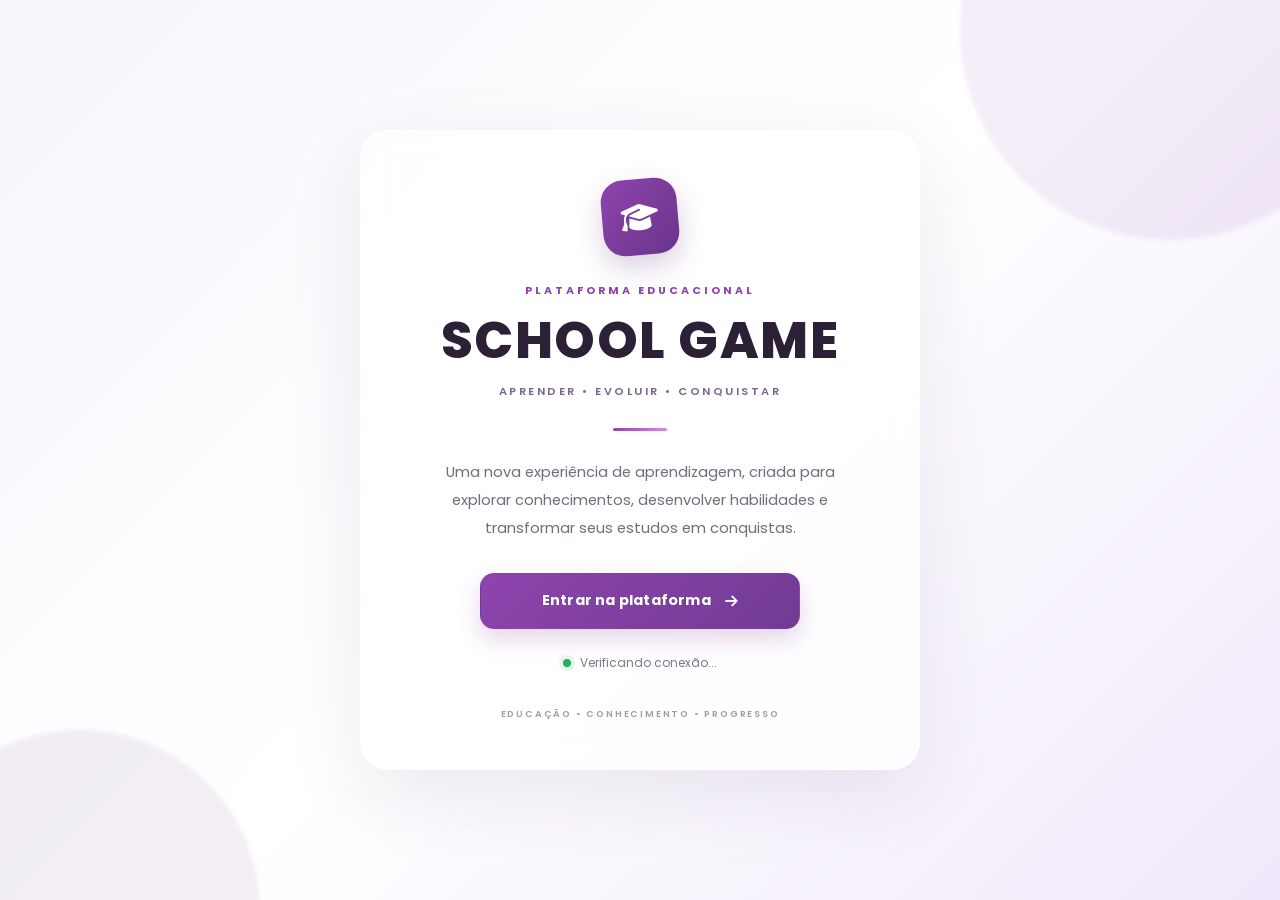
<file: index.html>
<!DOCTYPE html>
<html lang="pt-BR">

<head>
    <meta charset="UTF-8">
    <meta name="viewport" content="width=device-width, initial-scale=1.0">
    <meta name="theme-color" content="#8e44ad">
    <meta name="description" content="School Game App - Conquiste, evolua e aprenda.">

    <title>School Game App</title>

    <!-- PWA -->
    <link rel="manifest" href="manifest.json">

    <!-- Favicon -->
    <link rel="icon" href="data:image/svg+xml,%3Csvg xmlns='http://www.w3.org/2000/svg' viewBox='0 0 100 100'%3E%3Ctext y='.9em' font-size='90'%3E🎒%3C/text%3E%3C/svg%3E">

    <!-- Google Fonts -->
    <link rel="preconnect" href="https://fonts.googleapis.com">
    <link rel="preconnect" href="https://fonts.gstatic.com" crossorigin>
    <link href="https://fonts.googleapis.com/css2?family=Poppins:wght@400;500;600;700;800&display=swap" rel="stylesheet">

    <!-- Font Awesome -->
    <link rel="stylesheet" href="https://cdnjs.cloudflare.com/ajax/libs/font-awesome/6.5.2/css/all.min.css">

    <!-- CSS -->
    <link rel="stylesheet" href="styles.css">
</head>

<body>

    <!-- AVISO OFFLINE -->
    <div id="offlineBanner" class="offline-banner" role="status" aria-live="polite">
        <i class="fa-solid fa-wifi"></i>
        <span>Você está offline. Algumas funções podem ficar limitadas.</span>
    </div>

<!-- TELA INICIAL -->
<section id="startScreen" class="screen start-screen">

    <div class="start-background" aria-hidden="true">
        <div class="background-circle circle-one"></div>
        <div class="background-circle circle-two"></div>
        <div class="background-grid"></div>
    </div>

    <div class="start-content">

        <div class="logo-icon">
            <i class="fa-solid fa-graduation-cap"></i>
        </div>

        <div class="start-brand">
            <span class="brand-label">PLATAFORMA EDUCACIONAL</span>
            <h1>SCHOOL GAME</h1>
            <div class="start-subtitle">APRENDER • EVOLUIR • CONQUISTAR</div>
        </div>

        <div class="start-divider"></div>

        <p class="start-description">
            Uma nova experiência de aprendizagem,
            criada para explorar conhecimentos,
            desenvolver habilidades e transformar
            seus estudos em conquistas.
        </p>

        <button
            type="button"
            id="startButton"
            class="primary-button"
        >
            <span>Entrar na plataforma</span>
            <i class="fa-solid fa-arrow-right"></i>
        </button>

        <div class="offline-status">
            <span id="connectionDot"></span>
            <span id="connectionText" role="status">
                Verificando conexão...
            </span>
        </div>

        <span class="start-footer">
            EDUCAÇÃO • CONHECIMENTO • PROGRESSO
        </span>

    </div>

</section>


    <!-- TELA PRINCIPAL -->
    <section id="mainScreen" class="screen main-screen hidden">

        <!-- TOPBAR -->
        <header class="topbar">

            <div class="brand">
                <div class="brand-icon">
                    <i class="fa-solid fa-graduation-cap"></i>
                </div>

                <div>
                    <h2>School Game</h2>
                    <span>Conquiste, evolua e aprenda</span>
                </div>
            </div>

            <div class="topbar-right">

                <div class="connection-indicator">
                    <span id="mainConnectionDot"></span>
                    <span id="mainConnectionText">Online</span>
                </div>

                <div class="xp-box">
                    <i class="fa-solid fa-star"></i>

                    <div>
                        <strong>
                            <span id="xpValue">0</span> XP
                        </strong>
                        <small>experiência</small>
                    </div>
                </div>

                <div class="level-box">
                    <span>NÍVEL</span>
                    <strong id="levelValue">0</strong>
                </div>

            </div>
        </header>

        <!-- CONTEÚDO PRINCIPAL -->
        <main class="main-content">

            <!-- BOAS-VINDAS -->
            <section class="welcome-card">

                <div class="welcome-text">

                    <span class="small-title">
                        BEM-VINDO(A) AO SCHOOL GAME
                    </span>

                    <h1>
                        Aprenda.
                        <span>Evolua.</span>
                        Conquiste.
                    </h1>

                    <p>
                        Explore as matérias,
                        descubra novos conhecimentos,
                        responda perguntas e conquiste
                        XP durante sua jornada.
                    </p>

                    <button type="button" id="continueButton" class="secondary-button">
                        <i class="fa-solid fa-arrow-right"></i>
                        Continuar jornada
                    </button>

                </div>

                <div class="welcome-illustration">

                    <div class="illustration-circle">
                        <i class="fa-solid fa-school"></i>
                    </div>

                    <div class="floating-icon icon-book">
                        <i class="fa-solid fa-book"></i>
                    </div>

                    <div class="floating-icon icon-star">
                        <i class="fa-solid fa-star"></i>
                    </div>

                    <div class="floating-icon icon-trophy">
                        <i class="fa-solid fa-trophy"></i>
                    </div>

                </div>
            </section>

            <!-- MENU -->
            <section class="menu-section">

                <div class="section-heading">
                    <div>
                        <span>EXPLORE</span>
                        <h2>O que você quer fazer?</h2>
                    </div>
                </div>

                <div class="menu-grid">

                    <!-- MATÉRIAS -->
                    <button type="button" class="menu-card" data-section="subjects">

                        <div class="menu-icon">
                            <i class="fa-solid fa-book-open"></i>
                        </div>

                        <div class="menu-card-content">
                            <h3>Matérias</h3>
                            <p>Estude e explore diferentes matérias.</p>
                        </div>

                        <i class="fa-solid fa-chevron-right arrow"></i>
                    </button>

                    <!-- SECRETARIA -->
                    <button type="button" class="menu-card" data-section="secretary">

                        <div class="menu-icon">
                            <i class="fa-solid fa-school"></i>
                        </div>

                        <div class="menu-card-content">
                            <h3>Secretaria</h3>
                            <p>Consulte informações e contatos da escola.</p>
                        </div>

                        <i class="fa-solid fa-chevron-right arrow"></i>
                    </button>

                    <!-- SOBRE -->
                    <button type="button" class="menu-card" data-section="about">

                        <div class="menu-icon">
                            <i class="fa-solid fa-circle-info"></i>
                        </div>

                        <div class="menu-card-content">
                            <h3>Sobre</h3>
                            <p>Saiba mais sobre o School Game.</p>
                        </div>

                        <i class="fa-solid fa-chevron-right arrow"></i>
                    </button>

                    <!-- CONFIGURAÇÕES -->
                    <button type="button" class="menu-card" data-section="settings">

                        <div class="menu-icon">
                            <i class="fa-solid fa-gear"></i>
                        </div>

                        <div class="menu-card-content">
                            <h3>Configurações</h3>
                            <p>Personalize o aplicativo do seu jeito.</p>
                        </div>

                        <i class="fa-solid fa-chevron-right arrow"></i>
                    </button>

                </div>
            </section>

            <!-- ASSISTENTE -->
            <section class="question-card">

                <div class="question-icon">
                    <i class="fa-solid fa-robot"></i>
                </div>

                <div class="question-content">
                    <span>ASSISTENTE</span>
                    <h2>Tem alguma dúvida?</h2>
                    <p>Faça uma pergunta e descubra a resposta.</p>
                </div>

                <div class="question-input-area">

                    <input
                        type="text"
                        id="questionInput"
                        placeholder="Digite sua pergunta..."
                        autocomplete="off"
                        aria-label="Digite sua pergunta"
                    >

                    <button
                        type="button"
                        id="questionButton"
                        title="Enviar pergunta"
                        aria-label="Enviar pergunta"
                    >
                        <i class="fa-solid fa-paper-plane"></i>
                    </button>

                </div>
            </section>

            <!-- MINI GAMES -->
            <section class="games-section">

                <div class="section-heading">
                    <div>
                        <span>DIVERSÃO</span>
                        <h2>Mini Games</h2>
                    </div>
                </div>

                <div class="games-grid">

                    <!-- QUIZ -->
                    <button type="button" class="game-card" data-game="quiz">

                        <i class="fa-solid fa-circle-question"></i>

                        <div>
                            <strong>Quiz</strong>
                            <small>
                                Escolha uma matéria e pratique com quizzes educativos
                            </small>
                        </div>

                    </button>

                    <!-- MEMÓRIA -->
                    <button type="button" class="game-card" data-game="memory">

                        <i class="fa-solid fa-brain"></i>

                        <div>
                            <strong>Memória</strong>
                            <small>Exercite sua memória</small>
                        </div>

                    </button>

                    <!-- DESAFIO -->
                    <button type="button" class="game-card" data-game="challenge">

                        <i class="fa-solid fa-trophy"></i>

                        <div>
                            <strong>Desafio</strong>
                            <small>Aceite um novo desafio</small>
                        </div>

                    </button>

                </div>
            </section>

        </main>
    </section>

    <!-- MODAL -->
    <div id="modal" class="modal hidden" role="dialog" aria-modal="true">

        <div class="modal-overlay" id="modalOverlay"></div>

        <div class="modal-box">

            <button
                type="button"
                id="closeModal"
                class="close-modal"
                aria-label="Fechar"
            >
                <i class="fa-solid fa-xmark"></i>
            </button>

            <!-- O JavaScript adiciona o conteúdo aqui -->
            <div id="modalContent"></div>

        </div>
    </div>

    <!-- NOTIFICAÇÃO -->
    <div id="toast" class="toast" role="status" aria-live="polite">

        <i class="fa-solid fa-circle-check"></i>

        <span id="toastMessage">Concluído!</span>

    </div>

    <!-- JAVASCRIPT PRINCIPAL -->
    <script src="script.js"></script>

    <!-- SERVICE WORKER -->
    <script>
        if ("serviceWorker" in navigator) {

            window.addEventListener("load", () => {

                const ambienteSeguro =
                    window.isSecureContext ||
                    location.hostname === "localhost" ||
                    location.hostname === "127.0.0.1";

                if (!ambienteSeguro) {
                    console.info(
                        "Service Worker não registrado: o app não está em um ambiente seguro."
                    );
                    return;
                }

                navigator.serviceWorker
                    .register("./service-worker.js")

                    .then(registration => {
                        console.log(
                            "Service Worker registrado:",
                            registration.scope
                        );
                    })

                    .catch(error => {
                        console.error(
                            "Erro ao registrar Service Worker:",
                            error
                        );
                    });
            });
        }
    </script>

</body>
</html>
</file>
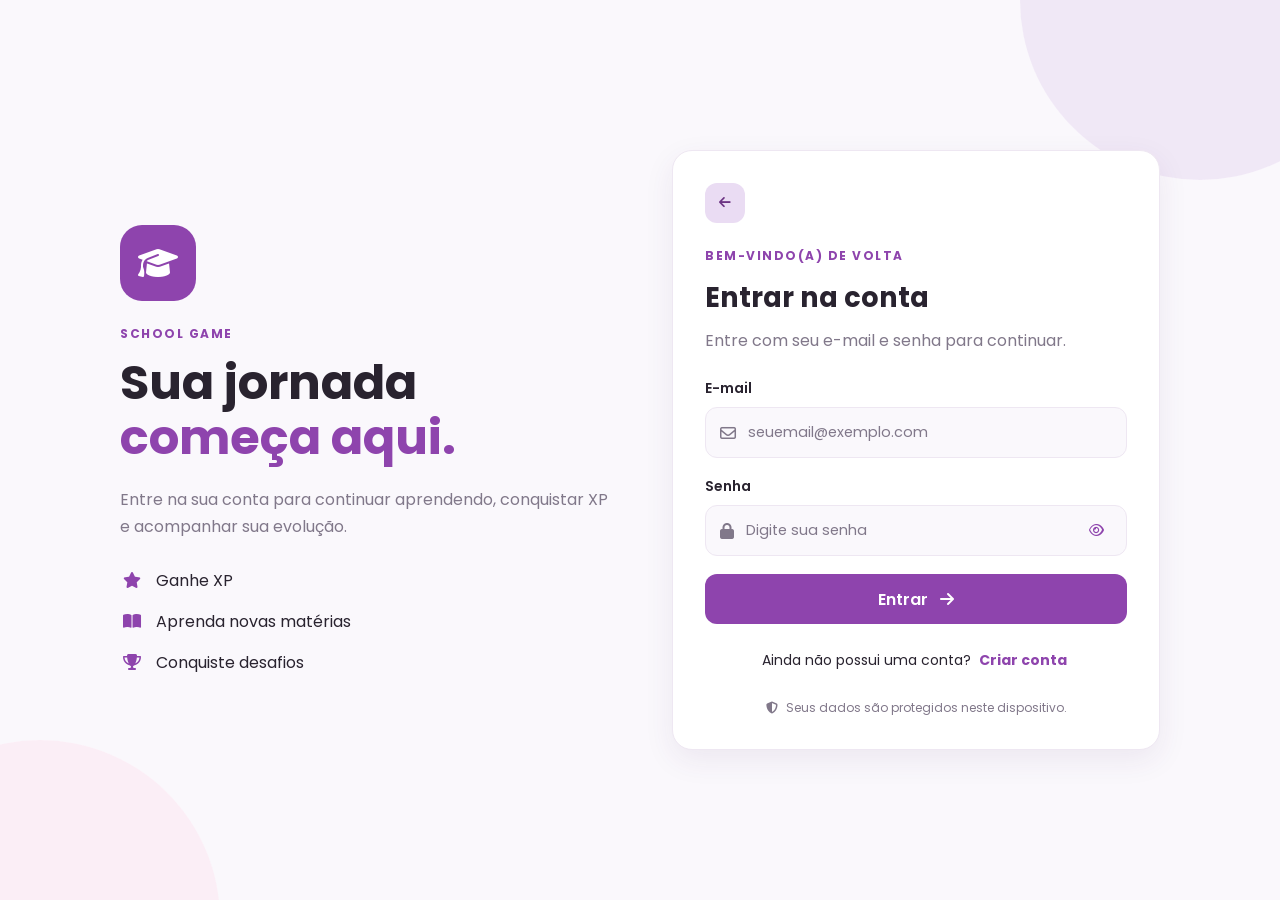
<file: login.html>
<!DOCTYPE html>
<html lang="pt-BR">

<head>
    <meta charset="UTF-8">
    <meta name="viewport" content="width=device-width, initial-scale=1.0">

    <title>Login - School Game App</title>

    <!-- Poppins -->
    <link rel="preconnect" href="https://fonts.googleapis.com">
    <link rel="preconnect" href="https://fonts.gstatic.com" crossorigin>

    <link
        href="https://fonts.googleapis.com/css2?family=Poppins:wght@400;500;600;700;800&display=swap"
        rel="stylesheet"
    >

    <!-- Font Awesome -->
    <link
        rel="stylesheet"
        href="https://cdnjs.cloudflare.com/ajax/libs/font-awesome/6.5.2/css/all.min.css"
    >

    <!-- CSS -->
    <link rel="stylesheet" href="styles.css">
</head>

<body>

    <!-- =====================================================
         TELA DE LOGIN / CADASTRO
    ====================================================== -->

    <section id="loginScreen" class="screen login-screen">

        <!-- Decorações -->
        <div class="login-background-decoration login-decoration-1"></div>
        <div class="login-background-decoration login-decoration-2"></div>

        <div class="login-container">

            <!-- LADO ESQUERDO -->
            <div class="login-brand">

                <div class="login-logo">
                    <i class="fa-solid fa-graduation-cap"></i>
                </div>

                <span class="login-mini-title">
                    SCHOOL GAME
                </span>

                <h1>
                    Sua jornada
                    <span>começa aqui.</span>
                </h1>

                <p>
                    Entre na sua conta para continuar
                    aprendendo, conquistar XP e acompanhar
                    sua evolução.
                </p>

                <div class="login-benefits">

                    <div class="login-benefit">
                        <i class="fa-solid fa-star"></i>
                        <span>Ganhe XP</span>
                    </div>

                    <div class="login-benefit">
                        <i class="fa-solid fa-book-open"></i>
                        <span>Aprenda novas matérias</span>
                    </div>

                    <div class="login-benefit">
                        <i class="fa-solid fa-trophy"></i>
                        <span>Conquiste desafios</span>
                    </div>

                </div>

            </div>

            <!-- CARD DE LOGIN -->
            <div class="login-card">

                <!-- VOLTAR -->
                <button
                    type="button"
                    id="backToStart"
                    class="login-back-button"
                    aria-label="Voltar para a tela inicial"
                >
                    <i class="fa-solid fa-arrow-left"></i>
                </button>

                <!-- CABEÇALHO -->
                <div class="login-header">

                    <span class="login-label">
                        BEM-VINDO(A) DE VOLTA
                    </span>

                    <h2 id="loginTitle">
                        Entrar na conta
                    </h2>

                    <p id="loginDescription">
                        Entre com seu e-mail e senha
                        para continuar.
                    </p>

                </div>

                <!-- FORMULÁRIO -->
                <form id="authForm">

                    <!-- NOME -->
                    <div
                        class="form-group hidden"
                        id="nameGroup"
                    >
                        <label for="nameInput">
                            Nome
                        </label>

                        <div class="input-wrapper">

                            <i class="fa-regular fa-user"></i>

                            <input
                                type="text"
                                id="nameInput"
                                placeholder="Digite seu nome"
                                autocomplete="name"
                            >

                        </div>
                    </div>

                    <!-- E-MAIL -->
                    <div class="form-group">

                        <label for="emailInput">
                            E-mail
                        </label>

                        <div class="input-wrapper">

                            <i class="fa-regular fa-envelope"></i>

                            <input
                                type="email"
                                id="emailInput"
                                placeholder="seuemail@exemplo.com"
                                autocomplete="email"
                                required
                            >

                        </div>

                    </div>

                    <!-- SENHA -->
                    <div class="form-group">

                        <label for="passwordInput">
                            Senha
                        </label>

                        <div class="input-wrapper">

                            <i class="fa-solid fa-lock"></i>

                            <input
                                type="password"
                                id="passwordInput"
                                placeholder="Digite sua senha"
                                autocomplete="current-password"
                                minlength="6"
                                required
                            >

                            <button
                                type="button"
                                id="togglePassword"
                                class="password-toggle"
                                aria-label="Mostrar senha"
                            >
                                <i class="fa-regular fa-eye"></i>
                            </button>

                        </div>

                    </div>

                    <!-- MENSAGEM -->
                    <div
                        id="authMessage"
                        class="auth-message"
                        role="alert"
                        aria-live="polite"
                    ></div>

                    <!-- BOTÃO -->
                    <button
                        type="submit"
                        id="authButton"
                        class="login-button"
                    >

                        <span id="authButtonText">
                            Entrar
                        </span>

                        <i class="fa-solid fa-arrow-right"></i>

                    </button>

                </form>

                <!-- LOGIN / CADASTRO -->
                <div class="login-switch">

                    <span id="switchText">
                        Ainda não possui uma conta?
                    </span>

                    <button
                        type="button"
                        id="switchAuthMode"
                    >
                        Criar conta
                    </button>

                </div>

                <!-- SEGURANÇA -->
                <div class="login-security">

                    <i class="fa-solid fa-shield-halved"></i>

                    <span>
                        Seus dados são protegidos neste dispositivo.
                    </span>

                </div>

            </div>

        </div>

    </section>

    <!-- JavaScript -->
    <script src="login.js"></script>

</body>

</html>
</file>
<file: styles.css>
/* =========================================================
   SCHOOL GAME APP
   STYLES.CSS COMPLETO
   ========================================================= */


/* =========================================================
   VARIÁVEIS
   ========================================================= */

   :root {

    --purple: #8e44ad;
    --purple-dark: #6c3483;
    --purple-light: #eadcf3;

    --pink: #e84393;
    --pink-light: #fde8f3;

    --yellow: #f5c542;
    --yellow-light: #fff5cf;

    --green: #27ae60;
    --green-light: #e2f7ea;

    --red: #e74c3c;

    --blue: #3498db;
    --blue-light: #e4f2fc;

    --background: #faf8fc;

    --white: #ffffff;

    --text: #29232f;
    --text-light: #81788a;

    --border: #eee7f2;

    --shadow:
        0 10px 30px rgba(80, 40, 100, 0.08);

    --shadow-hover:
        0 15px 35px rgba(80, 40, 100, 0.14);

    --radius: 20px;

}


/* =========================================================
   RESET
   ========================================================= */

* {

    margin: 0;

    padding: 0;

    box-sizing: border-box;

}


html {

    scroll-behavior: smooth;

}


body {

    font-family:
        "Poppins",
        Arial,
        sans-serif;

    background:
        var(--background);

    color:
        var(--text);

    min-height: 100vh;

    transition:
        background 0.3s ease,
        color 0.3s ease;

}


button,
input {

    font-family: inherit;

}


button {

    cursor: pointer;

    border: none;

}


.hidden {

    display: none !important;

}


/* =========================================================
   TELA
   ========================================================= */

.screen {

    min-height: 100vh;

}


/* =========================================================
   TELA INICIAL
   ========================================================= */

.start-screen {

    display: flex;

    align-items: center;

    justify-content: center;

    position: relative;

    overflow: hidden;

    background:
        linear-gradient(
            135deg,
            #f8efff,
            #fdf5fb,
            #eee4ff
        );

    padding: 30px;

}


.start-content {

    position: relative;

    z-index: 2;

    max-width: 550px;

    width: 100%;

    text-align: center;

}


.logo-icon {

    width: 100px;

    height: 100px;

    display: flex;

    align-items: center;

    justify-content: center;

    margin: 0 auto 25px;

    border-radius: 30px;

    background:
        linear-gradient(
            135deg,
            var(--purple),
            var(--pink)
        );

    color: white;

    font-size: 42px;

    box-shadow:
        0 15px 35px rgba(142, 68, 173, 0.25);

    transform: rotate(-5deg);

}


.start-content h1 {

    font-size: clamp(2rem, 5vw, 3.5rem);

    font-weight: 800;

    letter-spacing: 2px;

    color: var(--purple-dark);

}


.start-subtitle {

    font-size: 1.2rem;

    font-weight: 700;

    letter-spacing: 8px;

    color: var(--pink);

    margin-top: 5px;

}


.start-description {

    max-width: 420px;

    margin: 25px auto 30px;

    color: var(--text-light);

    line-height: 1.8;

    font-size: 1rem;

}


.primary-button {

    display: inline-flex;

    align-items: center;

    justify-content: center;

    gap: 12px;

    min-width: 220px;

    padding: 17px 30px;

    border-radius: 15px;

    background:
        linear-gradient(
            135deg,
            var(--purple),
            var(--pink)
        );

    color: white;

    font-size: 1rem;

    font-weight: 700;

    letter-spacing: 1px;

    box-shadow:
        0 10px 25px rgba(142, 68, 173, 0.2);

    transition:
        transform 0.25s ease,
        box-shadow 0.25s ease;

}


.primary-button:hover {

    transform: translateY(-4px);

    box-shadow:
        0 15px 30px rgba(142, 68, 173, 0.3);

}


.start-decoration {

    position: absolute;

    font-size: 50px;

    opacity: 0.12;

    animation: float 5s ease-in-out infinite;

}


.decoration-1 {

    top: 12%;

    left: 12%;

}


.decoration-2 {

    top: 18%;

    right: 15%;

    animation-delay: 1s;

}


.decoration-3 {

    bottom: 15%;

    left: 18%;

    animation-delay: 2s;

}


@keyframes float {

    0%,
    100% {

        transform: translateY(0);

    }

    50% {

        transform: translateY(-15px);

    }

}


/* =========================================================
   STATUS DA CONEXÃO
   ========================================================= */

.offline-status {

    display: flex;

    justify-content: center;

    align-items: center;

    gap: 8px;

    margin-top: 25px;

    color: var(--text-light);

    font-size: 0.8rem;

}


#connectionDot,
#mainConnectionDot {

    width: 8px;

    height: 8px;

    display: inline-block;

    border-radius: 50%;

    background: var(--green);

}


#connectionDot.offline,
#mainConnectionDot.offline {

    background: var(--red);

}


.offline-banner {

    position: fixed;

    top: 0;

    left: 0;

    right: 0;

    z-index: 9999;

    display: flex;

    justify-content: center;

    align-items: center;

    gap: 10px;

    padding: 12px 20px;

    background: #fff0d6;

    color: #8a5700;

    font-size: 0.85rem;

    transform: translateY(-100%);

    transition: transform 0.3s ease;

}


.offline-banner.show {

    transform: translateY(0);

}


/* =========================================================
   TELA PRINCIPAL
   ========================================================= */

.main-screen {

    background: var(--background);

}


.main-content {

    max-width: 1250px;

    margin: 0 auto;

    padding: 35px 30px 60px;

}


/* =========================================================
   BARRA SUPERIOR
   ========================================================= */

.topbar {

    display: flex;

    align-items: center;

    justify-content: space-between;

    gap: 25px;

    padding: 22px 35px;

    background: var(--white);

    border-bottom: 1px solid var(--border);

}


.brand {

    display: flex;

    align-items: center;

    gap: 14px;

}


.brand-icon {

    width: 50px;

    height: 50px;

    display: flex;

    align-items: center;

    justify-content: center;

    border-radius: 15px;

    background: var(--purple-light);

    color: var(--purple);

    font-size: 22px;

}


.brand h2 {

    font-size: 1.1rem;

    font-weight: 800;

}


.brand span {

    display: block;

    margin-top: 3px;

    color: var(--text-light);

    font-size: 0.75rem;

}


.topbar-right {

    display: flex;

    align-items: center;

    gap: 20px;

}


.connection-indicator {

    display: flex;

    align-items: center;

    gap: 8px;

    color: var(--text-light);

    font-size: 0.8rem;

}


.xp-box {

    display: flex;

    align-items: center;

    gap: 10px;

    padding: 10px 15px;

    border-radius: 12px;

    background: var(--yellow-light);

    color: #8c6810;

}


.xp-box > i {

    font-size: 22px;

    color: #e0a800;

}


.xp-box strong {

    display: block;

    font-size: 0.85rem;

}


.xp-box small {

    display: block;

    font-size: 0.65rem;

}


.level-box {

    display: flex;

    align-items: center;

    justify-content: center;

    flex-direction: column;

    width: 52px;

    height: 52px;

    border-radius: 15px;

    background: var(--purple-light);

    color: var(--purple-dark);

}


.level-box span {

    font-size: 0.55rem;

    font-weight: 700;

    letter-spacing: 1px;

}


.level-box strong {

    font-size: 1.2rem;

}


/* =========================================================
   CARTÃO DE BOAS-VINDAS
   ========================================================= */

.welcome-card {

    display: flex;

    align-items: center;

    justify-content: space-between;

    gap: 30px;

    position: relative;

    overflow: hidden;

    padding: 45px;

    border-radius: 28px;

    background:
        linear-gradient(
            120deg,
            #6c3483,
            #8e44ad,
            #b45ac4
        );

    color: white;

    box-shadow:
        0 15px 35px rgba(108, 52, 131, 0.16);

}


.welcome-text {

    position: relative;

    z-index: 2;

    max-width: 600px;

}


.small-title {

    display: inline-block;

    margin-bottom: 15px;

    font-size: 0.72rem;

    font-weight: 700;

    letter-spacing: 2px;

    opacity: 0.8;

}


.welcome-text h1 {

    font-size: clamp(2rem, 4vw, 3.2rem);

    line-height: 1.2;

    font-weight: 800;

}


.welcome-text h1 span {

    color: #f8d76b;

}


.welcome-text p {

    max-width: 500px;

    margin: 20px 0 25px;

    line-height: 1.8;

    color: rgba(255, 255, 255, 0.82);

    font-size: 0.95rem;

}


.secondary-button {

    display: inline-flex;

    align-items: center;

    justify-content: center;

    gap: 10px;

    padding: 14px 22px;

    border-radius: 12px;

    background: white;

    color: var(--purple-dark);

    font-size: 0.85rem;

    font-weight: 700;

    transition:
        transform 0.25s ease,
        box-shadow 0.25s ease;

}


.secondary-button:hover {

    transform: translateY(-3px);

    box-shadow:
        0 8px 20px rgba(0, 0, 0, 0.12);

}


.welcome-illustration {

    position: relative;

    flex-shrink: 0;

    width: 260px;

    height: 240px;

    display: flex;

    align-items: center;

    justify-content: center;

}


.illustration-circle {

    width: 190px;

    height: 190px;

    display: flex;

    align-items: center;

    justify-content: center;

    border-radius: 50%;

    background: rgba(255, 255, 255, 0.13);

    border: 1px solid rgba(255, 255, 255, 0.2);

    font-size: 95px;

    color: rgba(255, 255, 255, 0.95);

}


.floating-icon {

    position: absolute;

    display: flex;

    align-items: center;

    justify-content: center;

    width: 50px;

    height: 50px;

    border-radius: 15px;

    background: white;

    color: var(--purple);

    font-size: 22px;

    box-shadow:
        0 10px 25px rgba(0, 0, 0, 0.12);

    animation: float 4s ease-in-out infinite;

}


.icon-book {

    top: 10px;

    left: 10px;

}


.icon-star {

    top: 20px;

    right: 5px;

    color: #e0a800;

    animation-delay: 0.7s;

}


.icon-trophy {

    right: 10px;

    bottom: 5px;

    color: var(--pink);

    animation-delay: 1.2s;

}


/* =========================================================
   CABEÇALHOS DE SEÇÃO
   ========================================================= */

.menu-section,
.games-section {

    margin-top: 45px;

}


.section-heading {

    display: flex;

    align-items: center;

    justify-content: space-between;

    margin-bottom: 22px;

}


.section-heading span {

    display: block;

    margin-bottom: 7px;

    color: var(--purple);

    font-size: 0.68rem;

    font-weight: 800;

    letter-spacing: 2px;

}


.section-heading h2 {

    font-size: 1.55rem;

    font-weight: 800;

    color: var(--text);

}


/* =========================================================
   CARTÕES DO MENU
   ========================================================= */

.menu-grid {

    display: grid;

    grid-template-columns: repeat(2, minmax(0, 1fr));

    gap: 18px;

}


.menu-card {

    display: flex;

    align-items: center;

    gap: 18px;

    width: 100%;

    padding: 24px;

    border: 1px solid var(--border);

    border-radius: var(--radius);

    background: var(--white);

    color: var(--text);

    text-align: left;

    box-shadow: var(--shadow);

    transition:
        transform 0.25s ease,
        box-shadow 0.25s ease,
        border-color 0.25s ease;

}


.menu-card:hover {

    transform: translateY(-4px);

    box-shadow: var(--shadow-hover);

    border-color: var(--purple-light);

}


.menu-icon {

    display: flex;

    align-items: center;

    justify-content: center;

    flex-shrink: 0;

    width: 58px;

    height: 58px;

    border-radius: 17px;

    background: var(--purple-light);

    color: var(--purple);

    font-size: 24px;

}


.menu-card:nth-child(2) .menu-icon {

    background: var(--blue-light);

    color: var(--blue);

}


.menu-card:nth-child(3) .menu-icon {

    background: var(--pink-light);

    color: var(--pink);

}


.menu-card:nth-child(4) .menu-icon {

    background: var(--yellow-light);

    color: #b58a00;

}


.menu-card-content {

    flex: 1;

    min-width: 0;

}


.menu-card-content h3 {

    margin-bottom: 5px;

    font-size: 1rem;

    font-weight: 700;

}


.menu-card-content p {

    color: var(--text-light);

    font-size: 0.8rem;

    line-height: 1.6;

}


.menu-card .arrow {

    color: #b9aebf;

    font-size: 14px;

    transition: transform 0.25s ease;

}


.menu-card:hover .arrow {

    transform: translateX(4px);

    color: var(--purple);

}


/* =========================================================
   CARTÃO DO ASSISTENTE
   ========================================================= */

.question-card {

    display: flex;

    align-items: center;

    gap: 20px;

    margin-top: 35px;

    padding: 25px;

    border: 1px solid var(--border);

    border-radius: var(--radius);

    background: var(--white);

    box-shadow: var(--shadow);

}


.question-icon {

    display: flex;

    align-items: center;

    justify-content: center;

    flex-shrink: 0;

    width: 58px;

    height: 58px;

    border-radius: 17px;

    background: var(--green-light);

    color: var(--green);

    font-size: 25px;

}


.question-content {

    flex: 1;

}


.question-content > span {

    color: var(--green);

    font-size: 0.65rem;

    font-weight: 800;

    letter-spacing: 1.5px;

}


.question-content h2 {

    margin: 5px 0;

    font-size: 1.1rem;

}


.question-content p {

    color: var(--text-light);

    font-size: 0.8rem;

}


.question-input-area {

    display: flex;

    align-items: center;

    gap: 8px;

    width: 35%;

    min-width: 220px;

}


.question-input-area input {

    width: 100%;

    min-width: 0;

    padding: 13px 15px;

    border: 1px solid var(--border);

    border-radius: 12px;

    outline: none;

    background: var(--background);

    color: var(--text);

    font-size: 0.85rem;

    transition: border-color 0.2s ease;

}


.question-input-area input:focus {

    border-color: var(--purple);

}


.question-input-area button {

    display: flex;

    align-items: center;

    justify-content: center;

    flex-shrink: 0;

    width: 46px;

    height: 46px;

    border-radius: 12px;

    background: var(--purple);

    color: white;

    font-size: 17px;

    transition:
        background 0.2s ease,
        transform 0.2s ease;

}


.question-input-area button:hover {

    background: var(--purple-dark);

    transform: translateY(-2px);

}


/* =========================================================
   MINI GAMES
   ========================================================= */

.games-grid {

    display: grid;

    grid-template-columns: repeat(3, minmax(0, 1fr));

    gap: 18px;

}


.game-card {

    display: flex;

    align-items: center;

    gap: 16px;

    min-width: 0;

    padding: 23px;

    border: 1px solid var(--border);

    border-radius: var(--radius);

    background: var(--white);

    color: var(--text);

    text-align: left;

    box-shadow: var(--shadow);

    transition:
        transform 0.25s ease,
        box-shadow 0.25s ease,
        border-color 0.25s ease;

}


.game-card:hover {

    transform: translateY(-4px);

    box-shadow: var(--shadow-hover);

    border-color: var(--purple-light);

}


.game-card > i {

    display: flex;

    align-items: center;

    justify-content: center;

    flex-shrink: 0;

    width: 52px;

    height: 52px;

    border-radius: 15px;

    background: var(--purple-light);

    color: var(--purple);

    font-size: 23px;

}


.game-card:nth-child(2) > i {

    background: var(--pink-light);

    color: var(--pink);

}


.game-card:nth-child(3) > i {

    background: var(--yellow-light);

    color: #b58a00;

}


.game-card > div {

    min-width: 0;

}


.game-card strong {

    display: block;

    margin-bottom: 6px;

    font-size: 0.95rem;

}


.game-card small {

    display: block;

    color: var(--text-light);

    font-size: 0.75rem;

    line-height: 1.6;

}


/* =========================================================
   MODAL
   ========================================================= */

.modal {

    position: fixed;

    inset: 0;

    z-index: 1000;

    display: flex;

    align-items: center;

    justify-content: center;

    padding: 20px;

}


.modal-overlay {

    position: absolute;

    inset: 0;

    background: rgba(25, 15, 35, 0.65);

    backdrop-filter: blur(5px);

}


.modal-box {

    position: relative;

    z-index: 2;

    width: 100%;

    max-width: 650px;

    max-height: 85vh;

    overflow-y: auto;

    padding: 35px;

    border-radius: 24px;

    background: var(--white);

    color: var(--text);

    box-shadow:
        0 25px 80px rgba(0, 0, 0, 0.25);

    animation: modalAppear 0.25s ease;

}


@keyframes modalAppear {

    from {

        opacity: 0;

        transform: translateY(15px) scale(0.98);

    }

    to {

        opacity: 1;

        transform: translateY(0) scale(1);

    }

}


.close-modal {

    position: absolute;

    top: 18px;

    right: 18px;

    display: flex;

    align-items: center;

    justify-content: center;

    width: 38px;

    height: 38px;

    border-radius: 12px;

    background: var(--background);

    color: var(--text-light);

    font-size: 18px;

    transition:
        background 0.2s ease,
        color 0.2s ease;

}


.close-modal:hover {

    background: var(--pink-light);

    color: var(--pink);

}


.modal-box h2 {

    margin: 0 45px 15px 0;

    font-size: 1.5rem;

    font-weight: 800;

}


.modal-box h2 i {

    margin-right: 8px;

    color: var(--purple);

}


.modal-box p {

    color: var(--text-light);

    font-size: 0.9rem;

    line-height: 1.8;

}


.modal-list {

    display: grid;

    grid-template-columns: repeat(2, minmax(0, 1fr));

    gap: 12px;

    margin-top: 25px;

}


.modal-item {

    padding: 16px;

    border: 1px solid var(--border);

    border-radius: 13px;

    background: var(--background);

    color: var(--text);

    font-size: 0.85rem;

    line-height: 1.7;

}


/* =========================================================
   CONFIGURAÇÕES E TEMAS
   ========================================================= */

.settings-options {

    display: grid;

    grid-template-columns: repeat(2, minmax(0, 1fr));

    gap: 15px;

    margin-top: 25px;

}


.theme-option {

    display: flex;

    flex-direction: column;

    align-items: center;

    justify-content: center;

    gap: 12px;

    min-height: 120px;

    padding: 20px;

    border: 2px solid var(--border);

    border-radius: 16px;

    background: var(--background);

    color: var(--text);

    font-size: 0.9rem;

    font-weight: 700;

    transition:
        border-color 0.2s ease,
        background 0.2s ease,
        transform 0.2s ease;

}


.theme-option i {

    font-size: 28px;

    color: var(--purple);

}


.theme-option:hover {

    transform: translateY(-3px);

    border-color: var(--purple);

}


.theme-option.active {

    border-color: var(--purple);

    background: var(--purple-light);

}


html[data-theme="dark"] {

    color-scheme: dark;

    --background: #17131d;

    --white: #231d2b;

    --text: #f2edf7;

    --text-light: #b9adc5;

    --border: #393044;

    --purple-light: #3a2848;

    --pink-light: #47283c;

    --yellow-light: #40371f;

    --green-light: #203b2b;

    --blue-light: #203448;

    --shadow: 0 10px 30px rgba(0, 0, 0, 0.2);

    --shadow-hover: 0 15px 35px rgba(0, 0, 0, 0.3);

}


html[data-theme="dark"] .start-screen {

    background:
        linear-gradient(
            135deg,
            #1c1527,
            #251a30,
            #17131d
        );

}


html[data-theme="dark"] .start-content h1 {

    color: #ead7f8;

}


html[data-theme="dark"] .welcome-card {

    background:
        linear-gradient(
            120deg,
            #392248,
            #513064,
            #673d7b
        );

}


html[data-theme="dark"] .theme-option.active {

    background: #3a2848;

}


html[data-theme="dark"] .offline-banner {

    background: #40371f;

    color: #f5d98a;

}


/* =========================================================
   TOAST / NOTIFICAÇÕES
   ========================================================= */

.toast {

    position: fixed;

    right: 25px;

    bottom: 25px;

    z-index: 9999;

    display: flex;

    align-items: center;

    gap: 12px;

    max-width: calc(100vw - 40px);

    padding: 16px 22px;

    border-radius: 14px;

    background: #29232f;

    color: white;

    font-size: 0.85rem;

    box-shadow:
        0 10px 30px rgba(0, 0, 0, 0.2);

    opacity: 0;

    visibility: hidden;

    transform: translateY(15px);

    transition:
        opacity 0.25s ease,
        visibility 0.25s ease,
        transform 0.25s ease;

}


.toast.show {

    opacity: 1;

    visibility: visible;

    transform: translateY(0);

}


.toast i {

    color: #65d994;

    font-size: 18px;

}



/* ========================================
   TELA INICIAL PROFISSIONAL
======================================== */

.start-screen {
    position: relative;
    min-height: 100vh;
    display: flex;
    align-items: center;
    justify-content: center;
    overflow: hidden;
    isolation: isolate;
    padding: 40px 24px;
    background: linear-gradient(
        135deg,
        #f8f5fc 0%,
        #ffffff 50%,
        #f0e8fa 100%
    );
}

.start-background {
    position: absolute;
    inset: 0;
    z-index: -1;
    overflow: hidden;
    pointer-events: none;
}

.background-circle {
    position: absolute;
    border-radius: 50%;
    filter: blur(2px);
}

.circle-one {
    width: 420px;
    height: 420px;
    top: -180px;
    right: -100px;
    background: rgba(142, 68, 173, 0.09);
}

.circle-two {
    width: 360px;
    height: 360px;
    bottom: -190px;
    left: -100px;
    background: rgba(108, 52, 131, 0.08);
}

.background-grid {
    position: absolute;
    inset: 0;
    opacity: 0.2;
    background-image: radial-gradient(
        #a88bb9 0.7px,
        transparent 0.7px
    );
    background-size: 24px 24px;
    mask-image: linear-gradient(
        to bottom,
        transparent,
        black,
        transparent
    );
}

.start-content {
    width: 100%;
    max-width: 560px;
    position: relative;
    text-align: center;
    padding: 48px 38px;
    border: 1px solid rgba(255, 255, 255, 0.9);
    border-radius: 28px;
    background: rgba(255, 255, 255, 0.82);
    box-shadow: 0 24px 80px rgba(58, 35, 75, 0.09);
    backdrop-filter: blur(16px);
    animation: startFadeIn 0.7s ease both;
}

.logo-icon {
    width: 76px;
    height: 76px;
    display: flex;
    align-items: center;
    justify-content: center;
    margin: 0 auto 28px;
    border-radius: 22px;
    background: linear-gradient(135deg, #8e44ad, #69358a);
    color: #ffffff;
    font-size: 30px;
    box-shadow: 0 12px 28px rgba(108, 52, 131, 0.23);
}

.start-brand .brand-label {
    display: block;
    margin-bottom: 12px;
    color: #8e44ad;
    font-size: 0.68rem;
    font-weight: 700;
    letter-spacing: 3px;
}

.start-content h1 {
    margin: 0;
    color: #2b2035;
    font-size: clamp(2rem, 6vw, 3.2rem);
    font-weight: 800;
    line-height: 1.15;
    letter-spacing: 1.5px;
}

.start-subtitle {
    margin-top: 13px;
    color: #796787;
    font-size: 0.7rem;
    font-weight: 600;
    letter-spacing: 2.5px;
}

.start-divider {
    width: 54px;
    height: 3px;
    margin: 28px auto;
    border-radius: 10px;
    background: linear-gradient(90deg, #8e44ad, #d38be2);
}

.start-description {
    max-width: 390px;
    margin: 0 auto 30px;
    color: #756b7d;
    font-size: 0.92rem;
    line-height: 1.9;
}

.start-content .primary-button {
    width: 100%;
    max-width: 320px;
    min-height: 56px;
    display: flex;
    align-items: center;
    justify-content: center;
    gap: 14px;
    margin: 0 auto;
    padding: 16px 24px;
    border: 1px solid transparent;
    border-radius: 14px;
    background: linear-gradient(135deg, #8e44ad, #713b94);
    color: #ffffff;
    font-size: 0.9rem;
    font-weight: 700;
    letter-spacing: 0.2px;
    box-shadow: 0 10px 24px rgba(108, 52, 131, 0.2);
    transition:
        transform 0.2s ease,
        box-shadow 0.2s ease,
        background 0.2s ease;
}

.start-content .primary-button:hover {
    transform: translateY(-2px);
    box-shadow: 0 14px 30px rgba(108, 52, 131, 0.28);
    background: linear-gradient(135deg, #7d399d, #61307f);
}

.start-content .primary-button:focus-visible {
    outline: 3px solid #cba5df;
    outline-offset: 4px;
}

.start-content .primary-button i {
    transition: transform 0.2s ease;
}

.start-content .primary-button:hover i {
    transform: translateX(4px);
}

.start-content .offline-status {
    display: flex;
    align-items: center;
    justify-content: center;
    gap: 9px;
    margin-top: 25px;
    color: #81768b;
    font-size: 0.75rem;
}

#connectionDot {
    width: 8px;
    height: 8px;
    flex-shrink: 0;
    border-radius: 50%;
    background: #27ae60;
    box-shadow: 0 0 0 4px rgba(39, 174, 96, 0.1);
}

#connectionDot.offline {
    background: #e74c3c;
    box-shadow: 0 0 0 4px rgba(231, 76, 60, 0.1);
}

.start-footer {
    display: block;
    margin-top: 35px;
    color: #a49aaa;
    font-size: 0.58rem;
    font-weight: 600;
    letter-spacing: 1.8px;
}

@keyframes startFadeIn {
    from {
        opacity: 0;
        transform: translateY(16px);
    }

    to {
        opacity: 1;
        transform: translateY(0);
    }
}

/* MODO ESCURO */

html[data-theme="dark"] .start-screen {
    background: linear-gradient(
        135deg,
        #17121e 0%,
        #21182a 55%,
        #2a1b36 100%
    );
}

html[data-theme="dark"] .start-content {
    background: rgba(35, 28, 43, 0.9);
    border-color: #403349;
    box-shadow: 0 24px 80px rgba(0, 0, 0, 0.25);
}

html[data-theme="dark"] .start-content h1 {
    color: #f5edf9;
}

html[data-theme="dark"] .start-description {
    color: #c0b3ca;
}

html[data-theme="dark"] .start-subtitle,
html[data-theme="dark"] .start-content .offline-status {
    color: #c3b2d0;
}

html[data-theme="dark"] .start-footer {
    color: #a99bb5;
}

/* CELULARES */

@media (max-width: 600px) {
    .start-screen {
        padding: 20px 16px;
    }

    .start-content {
        padding: 36px 22px;
        border-radius: 22px;
    }

    .logo-icon {
        width: 66px;
        height: 66px;
        margin-bottom: 23px;
        border-radius: 19px;
        font-size: 26px;
    }

    .start-brand .brand-label {
        font-size: 0.58rem;
        letter-spacing: 2px;
    }

    .start-subtitle {
        font-size: 0.58rem;
        letter-spacing: 1.5px;
    }

    .start-description {
        font-size: 0.84rem;
    }

    .start-footer {
        font-size: 0.5rem;
        letter-spacing: 1px;
    }
}

/* ACESSIBILIDADE */

@media (prefers-reduced-motion: reduce) {
    .start-content {
        animation: none;
    }

    .start-content .primary-button,
    .start-content .primary-button i {
        transition: none;
    }
}


/* LOGIN E CADASTRO */
.login-screen {
    position: relative;
    isolation: isolate;
    min-height: 100vh;
    display: grid;
    place-items: center;
    padding: 48px 24px;
    overflow: hidden;
}
.login-background-decoration {
    position: absolute;
    z-index: -1;
    width: 360px;
    height: 360px;
    border-radius: 50%;
    pointer-events: none;
    background: var(--purple-light);
    opacity: .55;
}
.login-decoration-1 { top: -180px; right: -100px; }
.login-decoration-2 { bottom: -200px; left: -140px; background: var(--pink-light); }
.login-container {
    width: min(100%, 1040px);
    display: grid;
    grid-template-columns: 1fr 1fr;
    gap: 64px;
    align-items: center;
}
.login-brand { min-width: 0; }
.login-logo {
    display: grid;
    place-items: center;
    width: 76px;
    height: 76px;
    border-radius: 22px;
    background: var(--purple);
    color: #fff;
    font-size: 32px;
    margin-bottom: 24px;
}
.login-mini-title, .login-label {
    display: block;
    color: var(--purple);
    font-size: .75rem;
    font-weight: 700;
    letter-spacing: 1.5px;
    margin-bottom: 12px;
}
.login-brand h1 { font-size: clamp(2rem, 4vw, 3rem); line-height: 1.15; margin-bottom: 20px; }
.login-brand h1 span { display: block; color: var(--purple); }
.login-brand p, .login-header p { color: var(--text-light); line-height: 1.7; }
.login-benefits { display: grid; gap: 16px; margin-top: 28px; }
.login-benefit { display: flex; align-items: center; gap: 12px; }
.login-benefit i { color: var(--purple); width: 24px; text-align: center; }
.login-card {
    min-width: 0;
    padding: 32px;
    border: 1px solid var(--border);
    border-radius: var(--radius);
    background: var(--white);
    box-shadow: var(--shadow);
}
.login-back-button {
    width: 40px;
    height: 40px;
    border-radius: 12px;
    margin-bottom: 24px;
    background: var(--purple-light);
    color: var(--purple-dark);
}
.login-header { margin-bottom: 24px; }
.login-header h2 { font-size: 1.7rem; margin-bottom: 8px; }
.login-screen .form-group { margin-bottom: 18px; }
.login-screen .form-group label { display: block; margin-bottom: 8px; font-size: .875rem; font-weight: 600; }
.login-screen .input-wrapper {
    display: flex;
    align-items: center;
    gap: 12px;
    padding: 0 14px;
    min-height: 50px;
    border: 1px solid var(--border);
    border-radius: 12px;
    background: var(--background);
    color: var(--text-light);
}
.login-screen .input-wrapper:focus-within { border-color: var(--purple); outline: 2px solid var(--purple-light); }
.login-screen .input-wrapper input {
    width: 100%;
    min-width: 0;
    padding: 14px 0;
    border: 0;
    outline: 0;
    color: var(--text);
    background: transparent;
    font-size: .9rem;
}
.login-screen .input-wrapper input::placeholder { color: var(--text-light); opacity: 1; }
.login-screen .password-toggle { flex-shrink: 0; min-width: 32px; min-height: 40px; color: var(--purple); background: transparent; }
.login-button {
    display: flex;
    align-items: center;
    justify-content: center;
    gap: 12px;
    width: 100%;
    min-height: 50px;
    border-radius: 12px;
    color: #fff;
    background: var(--purple);
    font-size: 1rem;
    font-weight: 600;
}
.login-button:hover { background: var(--purple-dark); }
.login-button.loading { opacity: .65; cursor: wait; }
.login-switch { margin-top: 22px; text-align: center; font-size: .875rem; line-height: 1.8; }
.login-switch button { padding: 4px; background: transparent; color: var(--purple); font-weight: 700; font-size: inherit; }
.login-switch button:hover { text-decoration: underline; }
.login-security { display: flex; justify-content: center; align-items: center; gap: 8px; margin-top: 24px; font-size: .75rem; color: var(--text-light); }
.login-screen .auth-message:empty { display: none; }
.login-screen .auth-message { padding: 12px; margin: 12px 0; border-radius: 10px; font-size: .875rem; overflow-wrap: anywhere; }
.login-screen .auth-message.error { color: #a12820; background: #fff0ee; }
.login-screen .auth-message.success { color: #176a39; background: #e2f7ea; }
.login-screen button:focus-visible { outline: 3px solid var(--purple); outline-offset: 3px; }
@media (max-width: 760px) {
    .login-screen { padding: 28px 16px; }
    .login-container { grid-template-columns: 1fr; max-width: 480px; gap: 28px; }
    .login-brand h1 { font-size: 2rem; }
    .login-benefits { gap: 10px; margin-top: 18px; }
    .login-card { padding: 24px; }
}
</file>
